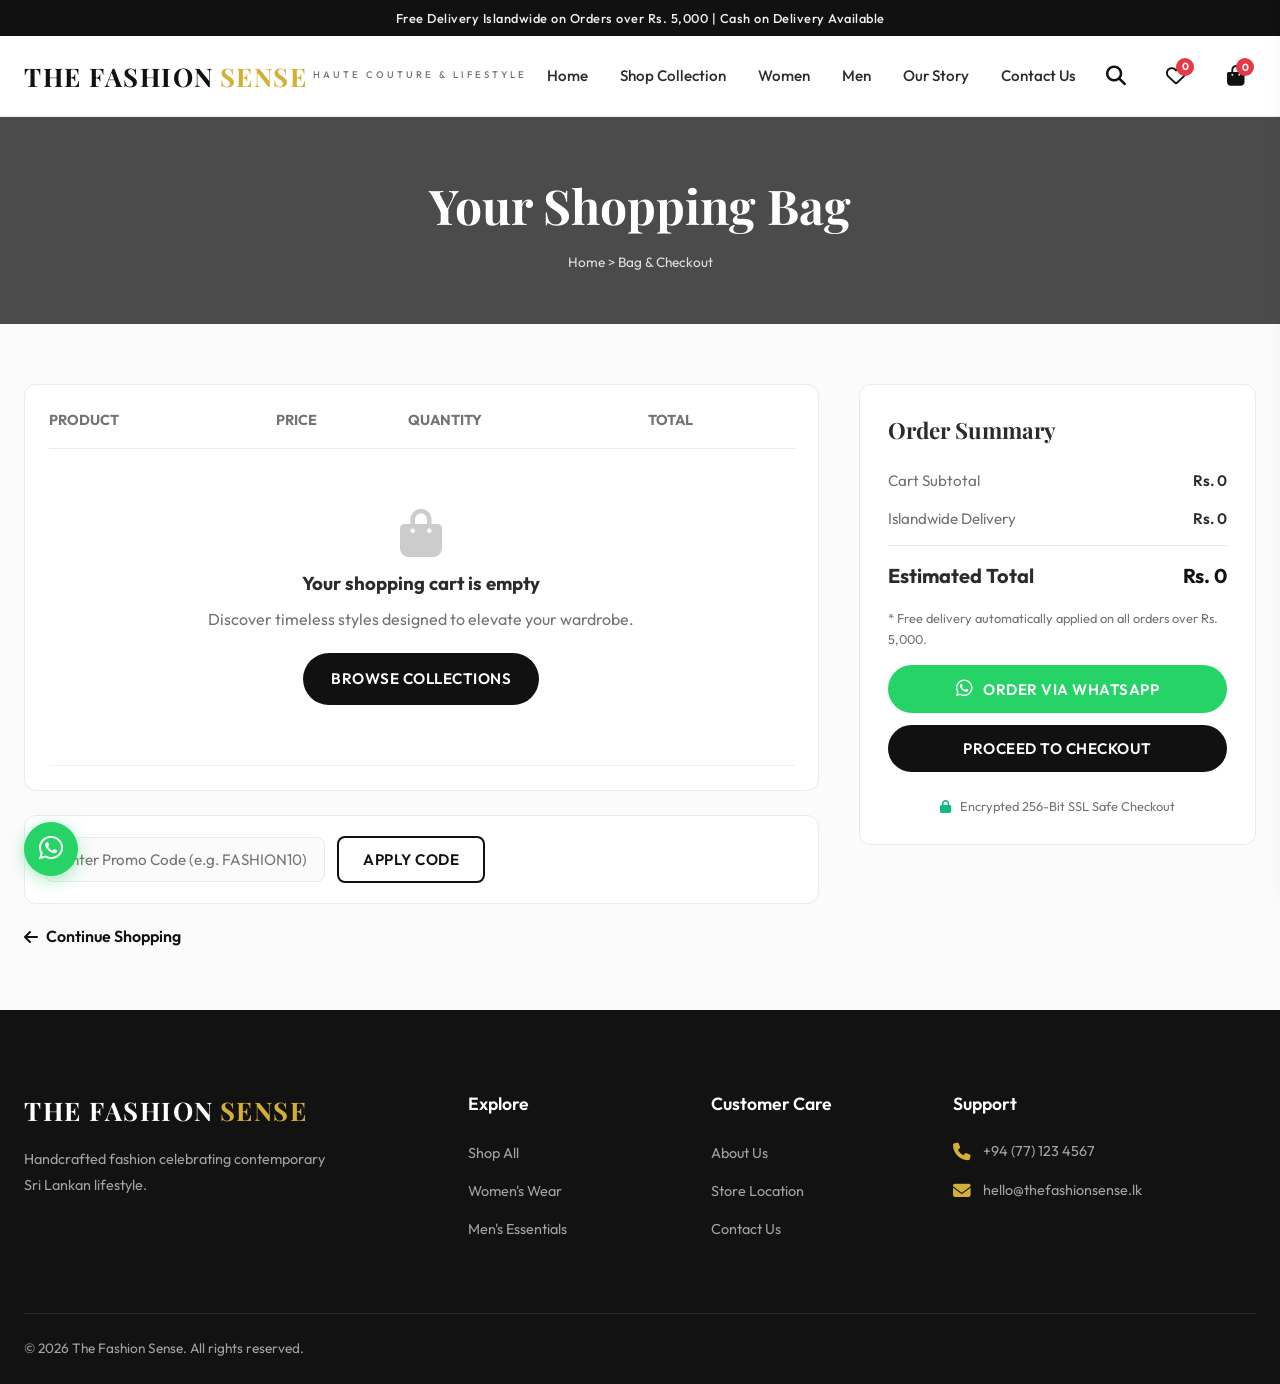
<file: cart.html>
<!DOCTYPE html>
<html lang="en">
<head>
  <meta charset="UTF-8">
  <meta name="viewport" content="width=device-width, initial-scale=1.0">
  <title>Shopping Bag & Checkout - The Fashion Sense</title>
  <meta name="description" content="Review your selected items and complete your purchase securely.">
  
  <link rel="stylesheet" href="https://cdnjs.cloudflare.com/ajax/libs/font-awesome/6.5.1/css/all.min.css">
  <link rel="stylesheet" href="css/style.css">
</head>
<body>

  <!-- Announcement Bar -->
  <div class="announcement-bar">
    <div class="container">
      Free Delivery Islandwide on Orders over Rs. 5,000 | Cash on Delivery Available
    </div>
  </div>

  <!-- Header -->
  <header class="site-header">
    <div class="container header-wrap">
      <button class="mobile-menu-btn" aria-label="Toggle navigation menu">
        <i class="fa-solid fa-bars"></i>
      </button>

      <a href="index.html" class="brand-logo">
        THE FASHION <span>SENSE</span>
        <small>HAUTE COUTURE & LIFESTYLE</small>
      </a>

      <nav class="nav-menu">
        <a href="index.html" class="nav-link">Home</a>
        <a href="shop.html" class="nav-link">Shop Collection</a>
        <a href="shop.html?cat=women" class="nav-link">Women</a>
        <a href="shop.html?cat=men" class="nav-link">Men</a>
        <a href="about.html" class="nav-link">Our Story</a>
        <a href="contact.html" class="nav-link">Contact Us</a>
      </nav>

      <div class="header-actions">
        <a href="shop.html" class="action-btn" title="Search"><i class="fa-solid fa-magnifying-glass"></i></a>
        <a href="shop.html" class="action-btn" title="Wishlist">
          <i class="fa-regular fa-heart"></i>
          <span class="action-badge wishlist-count-badge">0</span>
        </a>
        <button class="action-btn trigger-cart-drawer" title="Shopping Bag">
          <i class="fa-solid fa-bag-shopping"></i>
          <span class="action-badge cart-count-badge">0</span>
        </button>
      </div>
    </div>
  </header>

  <!-- Page Header -->
  <div class="page-header" style="padding: 50px 0;">
    <div class="container">
      <h1 class="page-title">Your Shopping Bag</h1>
      <div class="breadcrumbs">
        <a href="index.html">Home</a> &gt; <span>Bag & Checkout</span>
      </div>
    </div>
  </div>

  <!-- Cart & Checkout Area -->
  <div class="container">
    <div class="cart-page-layout">
      
      <!-- Cart Table -->
      <div>
        <div class="cart-table-card">
          <table class="cart-table">
            <thead>
              <tr>
                <th>Product</th>
                <th>Price</th>
                <th>Quantity</th>
                <th>Total</th>
                <th></th>
              </tr>
            </thead>
            <tbody id="cart-items-table">
              <!-- Rendered dynamically by main.js -->
            </tbody>
          </table>
        </div>

        <!-- Promo Code Box -->
        <div style="margin-top: 24px; background: #fff; padding: 20px; border-radius: var(--border-radius); border: 1px solid var(--border-color); display: flex; gap: 12px; align-items: center; flex-wrap: wrap;">
          <input type="text" id="couponCodeInput" placeholder="Enter Promo Code (e.g. FASHION10)" class="form-control" style="max-width: 280px;">
          <button class="btn btn-secondary" style="padding: 12px 24px; border-radius: 8px;" onclick="applyPromo()">Apply Code</button>
          <span id="couponMsg" style="font-size: 0.85rem; font-weight: 600;"></span>
        </div>

        <div style="margin-top: 20px;">
          <a href="shop.html" style="display: inline-flex; align-items: center; gap: 8px; font-weight: 600; color: var(--primary-color);">
            <i class="fa-solid fa-arrow-left"></i> Continue Shopping
          </a>
        </div>
      </div>

      <!-- Order Summary Card -->
      <div>
        <div class="order-summary-card">
          <h3 style="font-family: var(--font-heading); font-size: 1.4rem; margin-bottom: 20px;">Order Summary</h3>
          
          <div class="summary-row">
            <span style="color: var(--text-muted);">Cart Subtotal</span>
            <span id="cartSubtotal" style="font-weight: 600;">Rs. 0</span>
          </div>

          <div class="summary-row">
            <span style="color: var(--text-muted);">Islandwide Delivery</span>
            <span id="cartShipping" style="font-weight: 600;">Rs. 0</span>
          </div>

          <div class="summary-row summary-total">
            <span>Estimated Total</span>
            <span id="cartTotal" style="color: var(--primary-color);">Rs. 0</span>
          </div>

          <p style="font-size: 0.8rem; color: var(--text-muted); margin: 16px 0;">
            * Free delivery automatically applied on all orders over Rs. 5,000.
          </p>

          <!-- WhatsApp Checkout Button (Most preferred in Sri Lanka) -->
          <button class="btn btn-primary" style="width: 100%; background-color: #25d366; color: #fff; border: none; margin-bottom: 12px;" onclick="checkoutViaWhatsApp()">
            <i class="fa-brands fa-whatsapp" style="font-size: 1.2rem;"></i> Order via WhatsApp
          </button>

          <!-- Standard Modal Checkout Trigger -->
          <button class="btn btn-primary" style="width: 100%;" onclick="openCheckoutModal()">
            Proceed to Checkout
          </button>

          <div style="margin-top: 24px; text-align: center; font-size: 0.8rem; color: var(--text-muted);">
            <i class="fa-solid fa-lock" style="color: #10b981; margin-right: 6px;"></i> Encrypted 256-Bit SSL Safe Checkout
          </div>
        </div>
      </div>

    </div>
  </div>

  <!-- CHECKOUT MODAL FORM -->
  <div class="modal-overlay" id="checkoutFormModal">
    <div style="background: #fff; border-radius: var(--border-radius-lg); max-width: 600px; width: 100%; padding: 36px; max-height: 90vh; overflow-y: auto; position: relative;">
      <button class="close-modal-btn" onclick="document.getElementById('checkoutFormModal').classList.remove('active');"><i class="fa-solid fa-xmark"></i></button>
      
      <h2 style="font-family: var(--font-heading); margin-bottom: 8px;">Delivery Details</h2>
      <p style="font-size: 0.85rem; color: var(--text-muted); margin-bottom: 24px;">Please fill in your recipient info for Cash on Delivery dispatch.</p>

      <form onsubmit="handlePlaceOrder(event)">
        <div class="form-group">
          <label>Full Name *</label>
          <input type="text" required class="form-control" placeholder="e.g. Kasun Fernando">
        </div>
        <div class="form-group">
          <label>Phone Number (WhatsApp preferred) *</label>
          <input type="tel" required class="form-control" placeholder="e.g. 077 123 4567">
        </div>
        <div class="form-group">
          <label>Delivery Address *</label>
          <textarea required class="form-control" rows="3" placeholder="Apartment, Street name, City, District"></textarea>
        </div>
        <div class="form-group">
          <label>Payment Method</label>
          <select class="form-control">
            <option>Cash on Delivery (COD) - Recommended</option>
            <option>Direct Bank Transfer / Slip Upload</option>
            <option>Card / Installments (Koko / Mintpay)</option>
          </select>
        </div>
        <button type="submit" class="btn btn-primary" style="width: 100%; margin-top: 10px;">
          Confirm & Place Order
        </button>
      </form>
    </div>
  </div>

  <!-- Footer -->
  <footer class="site-footer">
    <div class="container">
      <div class="footer-grid">
        <div class="footer-col footer-about">
          <div class="brand-logo" style="color: #fff; margin-bottom: 16px;">
            THE FASHION <span style="color: var(--accent-color);">SENSE</span>
          </div>
          <p>Handcrafted fashion celebrating contemporary Sri Lankan lifestyle.</p>
        </div>
        <div class="footer-col">
          <h4>Explore</h4>
          <ul class="footer-links">
            <li><a href="shop.html">Shop All</a></li>
            <li><a href="shop.html?cat=women">Women's Wear</a></li>
            <li><a href="shop.html?cat=men">Men's Essentials</a></li>
          </ul>
        </div>
        <div class="footer-col">
          <h4>Customer Care</h4>
          <ul class="footer-links">
            <li><a href="about.html">About Us</a></li>
            <li><a href="contact.html">Store Location</a></li>
            <li><a href="contact.html">Contact Us</a></li>
          </ul>
        </div>
        <div class="footer-col footer-contact">
          <h4>Support</h4>
          <ul>
            <li><i class="fa-solid fa-phone"></i> +94 (77) 123 4567</li>
            <li><i class="fa-solid fa-envelope"></i> hello@thefashionsense.lk</li>
          </ul>
        </div>
      </div>
      <div class="footer-bottom">
        <div>&copy; 2026 The Fashion Sense. All rights reserved.</div>
      </div>
    </div>
  </footer>

  <!-- Slide-out Cart Drawer -->
  <div class="cart-drawer-overlay" id="cartOverlay"></div>
  <aside class="cart-drawer" id="cartDrawer">
    <div class="cart-drawer-header">
      <h3>Your Bag (<span class="cart-count-badge">0</span>)</h3>
      <button class="close-drawer-btn" id="closeCartDrawer"><i class="fa-solid fa-xmark"></i></button>
    </div>
    <div class="cart-drawer-body" id="miniCartItems"></div>
    <div class="cart-drawer-footer">
      <div class="cart-subtotal-row">
        <span>Subtotal:</span>
        <span id="miniCartSubtotal">Rs. 0</span>
      </div>
      <div style="display: flex; flex-direction: column; gap: 10px;">
        <a href="cart.html" class="btn btn-primary">View Bag & Checkout</a>
      </div>
    </div>
  </aside>

  <!-- Quick View Modal -->
  <div class="modal-overlay" id="quickViewModal">
    <div class="quickview-card">
      <button class="close-modal-btn" id="closeQuickView"><i class="fa-solid fa-xmark"></i></button>
      <div id="quickViewContent" style="display: contents;"></div>
    </div>
  </div>

  <a href="https://wa.me/94771234567?text=Hello%20The%20Fashion%20Sense!" class="whatsapp-float" target="_blank" title="WhatsApp Chat">
    <i class="fa-brands fa-whatsapp"></i>
  </a>

  <script src="js/products.js"></script>
  <script src="js/main.js"></script>
  <script>
    function openCheckoutModal() {
      if (cart.length === 0) {
        alert("Your bag is empty! Please add some items first.");
        return;
      }
      document.getElementById('checkoutFormModal').classList.add('active');
    }

    function handlePlaceOrder(e) {
      e.preventDefault();
      alert("🎉 Order placed successfully! Our dispatch team will call you to confirm delivery.");
      // Clear cart
      localStorage.removeItem('tfs_cart');
      cart = [];
      window.location.reload();
    }

    function applyPromo() {
      const code = document.getElementById('couponCodeInput').value.trim().toUpperCase();
      const msg = document.getElementById('couponMsg');
      if (code === 'FASHIONSENSE' || code === 'TFSVIP10' || code === 'FASHION10') {
        msg.textContent = 'Coupon Applied: 10% Off!';
        msg.style.color = '#10b981';
      } else {
        msg.textContent = 'Invalid coupon code';
        msg.style.color = '#ef4444';
      }
    }
  </script>
</body>
</html>
</file>
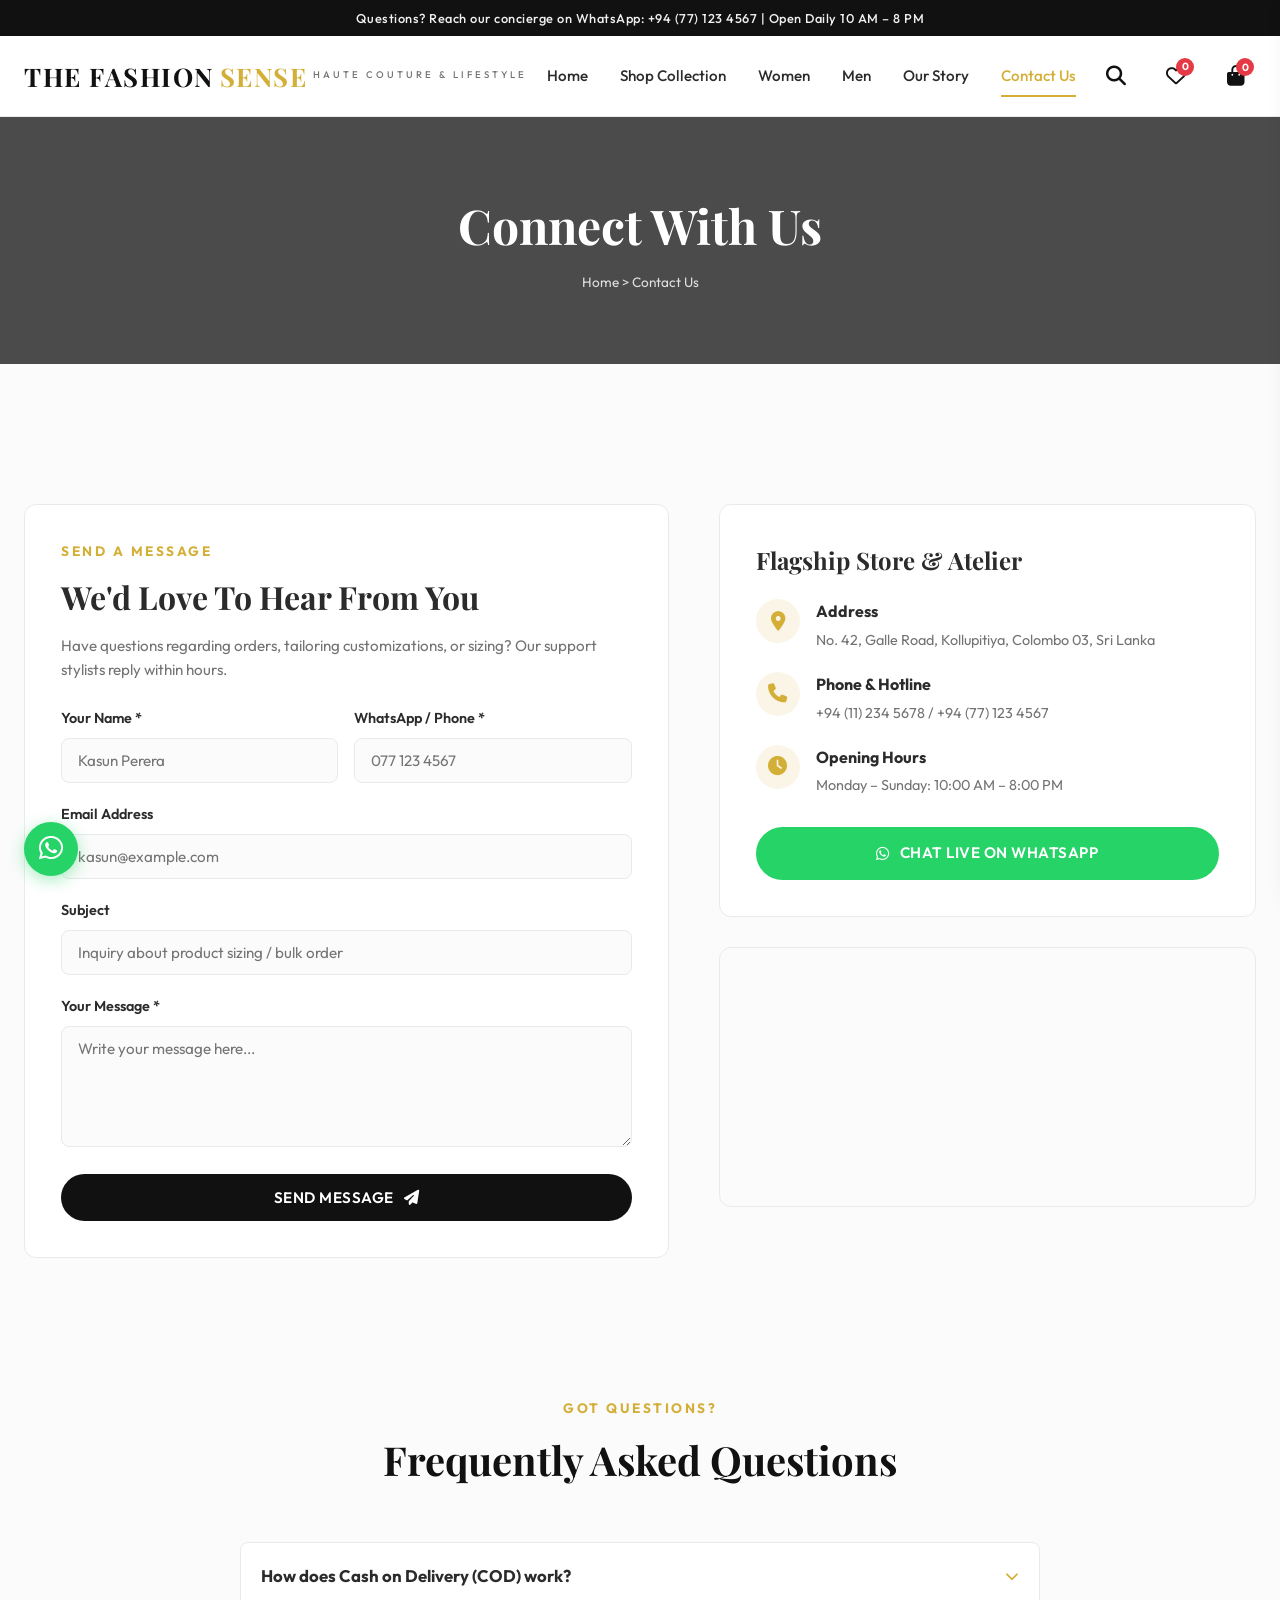
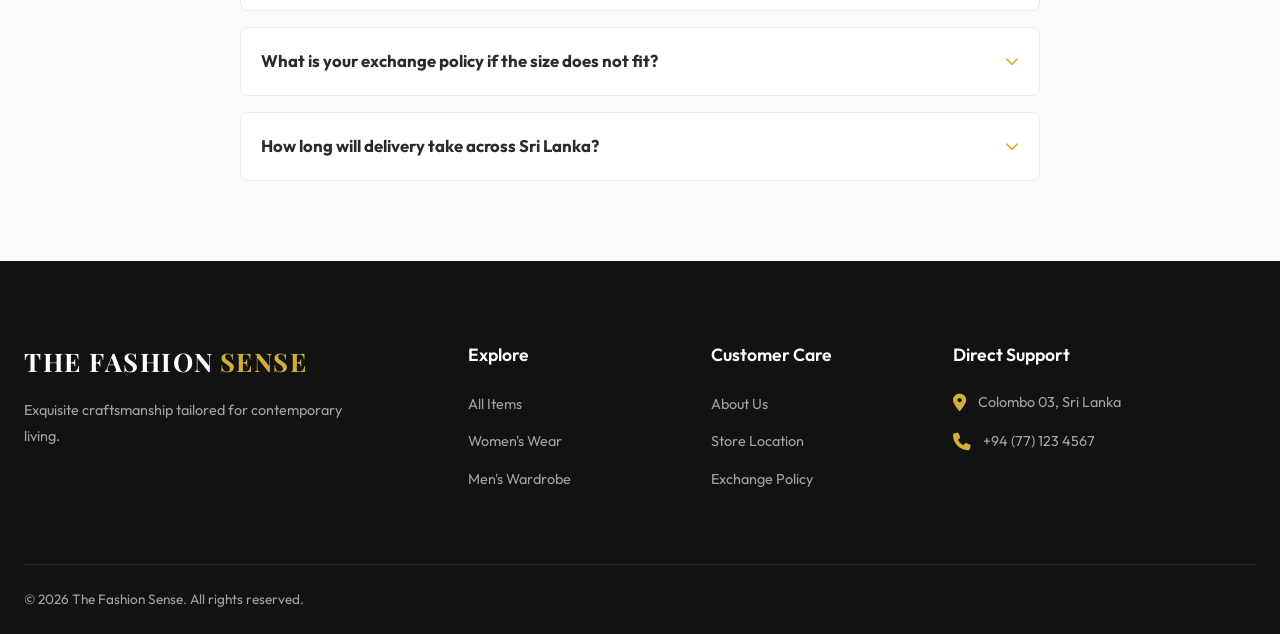
<file: contact.html>
<!DOCTYPE html>
<html lang="en">
<head>
  <meta charset="UTF-8">
  <meta name="viewport" content="width=device-width, initial-scale=1.0">
  <title>Contact Us & Atelier Location - The Fashion Sense</title>
  <meta name="description" content="Get in touch with our customer care team, visit our flagship store in Colombo, or message us on WhatsApp.">
  
  <link rel="stylesheet" href="https://cdnjs.cloudflare.com/ajax/libs/font-awesome/6.5.1/css/all.min.css">
  <link rel="stylesheet" href="css/style.css">
</head>
<body>

  <!-- Announcement Bar -->
  <div class="announcement-bar">
    <div class="container">
      Questions? Reach our concierge on WhatsApp: +94 (77) 123 4567 | Open Daily 10 AM – 8 PM
    </div>
  </div>

  <!-- Header -->
  <header class="site-header">
    <div class="container header-wrap">
      <button class="mobile-menu-btn" aria-label="Toggle navigation menu">
        <i class="fa-solid fa-bars"></i>
      </button>

      <a href="index.html" class="brand-logo">
        THE FASHION <span>SENSE</span>
        <small>HAUTE COUTURE & LIFESTYLE</small>
      </a>

      <nav class="nav-menu">
        <a href="index.html" class="nav-link">Home</a>
        <a href="shop.html" class="nav-link">Shop Collection</a>
        <a href="shop.html?cat=women" class="nav-link">Women</a>
        <a href="shop.html?cat=men" class="nav-link">Men</a>
        <a href="about.html" class="nav-link">Our Story</a>
        <a href="contact.html" class="nav-link active">Contact Us</a>
      </nav>

      <div class="header-actions">
        <a href="shop.html" class="action-btn" title="Search"><i class="fa-solid fa-magnifying-glass"></i></a>
        <a href="shop.html" class="action-btn" title="Wishlist">
          <i class="fa-regular fa-heart"></i>
          <span class="action-badge wishlist-count-badge">0</span>
        </a>
        <button class="action-btn trigger-cart-drawer" title="Shopping Bag">
          <i class="fa-solid fa-bag-shopping"></i>
          <span class="action-badge cart-count-badge">0</span>
        </button>
      </div>
    </div>
  </header>

  <!-- Page Header -->
  <div class="page-header" style="background: linear-gradient(rgba(0,0,0,0.7), rgba(0,0,0,0.7)), url('https://images.unsplash.com/photo-1555529669-e69e7aa0ba9a?q=80&w=1600&auto=format&fit=crop') center/cover;">
    <div class="container">
      <h1 class="page-title">Connect With Us</h1>
      <div class="breadcrumbs">
        <a href="index.html">Home</a> &gt; <span>Contact Us</span>
      </div>
    </div>
  </div>

  <!-- Contact Section -->
  <section class="section">
    <div class="container">
      <div class="contact-layout">
        
        <!-- Contact Form -->
        <div class="contact-form-box">
          <span class="section-subtitle">Send A Message</span>
          <h2 style="font-family: var(--font-heading); font-size: 2rem; margin-bottom: 12px;">We'd Love To Hear From You</h2>
          <p style="color: var(--text-muted); margin-bottom: 24px; font-size: 0.95rem;">Have questions regarding orders, tailoring customizations, or sizing? Our support stylists reply within hours.</p>

          <form onsubmit="event.preventDefault(); alert('Thank you for reaching out! A representative will contact you shortly.'); this.reset();">
            <div style="display: grid; grid-template-columns: 1fr 1fr; gap: 16px;">
              <div class="form-group">
                <label>Your Name *</label>
                <input type="text" required class="form-control" placeholder="Kasun Perera">
              </div>
              <div class="form-group">
                <label>WhatsApp / Phone *</label>
                <input type="tel" required class="form-control" placeholder="077 123 4567">
              </div>
            </div>

            <div class="form-group">
              <label>Email Address</label>
              <input type="email" class="form-control" placeholder="kasun@example.com">
            </div>

            <div class="form-group">
              <label>Subject</label>
              <input type="text" class="form-control" placeholder="Inquiry about product sizing / bulk order">
            </div>

            <div class="form-group">
              <label>Your Message *</label>
              <textarea required class="form-control" rows="5" placeholder="Write your message here..."></textarea>
            </div>

            <button type="submit" class="btn btn-primary" style="width: 100%;">
              Send Message <i class="fa-solid fa-paper-plane"></i>
            </button>
          </form>
        </div>

        <!-- Store & Direct Channels Info -->
        <div>
          <div style="background: #fff; border-radius: var(--border-radius); border: 1px solid var(--border-color); padding: 36px; margin-bottom: 30px;">
            <h3 style="font-family: var(--font-heading); font-size: 1.5rem; margin-bottom: 20px;">Flagship Store & Atelier</h3>
            
            <div style="display: flex; gap: 16px; margin-bottom: 20px;">
              <div style="width: 44px; height: 44px; border-radius: 50%; background: rgba(212,175,55,0.12); color: var(--accent-color); display: flex; align-items: center; justify-content: center; font-size: 1.2rem; flex-shrink: 0;">
                <i class="fa-solid fa-location-dot"></i>
              </div>
              <div>
                <h4 style="font-size: 1rem; margin-bottom: 4px;">Address</h4>
                <p style="color: var(--text-muted); font-size: 0.9rem;">No. 42, Galle Road, Kollupitiya, Colombo 03, Sri Lanka</p>
              </div>
            </div>

            <div style="display: flex; gap: 16px; margin-bottom: 20px;">
              <div style="width: 44px; height: 44px; border-radius: 50%; background: rgba(212,175,55,0.12); color: var(--accent-color); display: flex; align-items: center; justify-content: center; font-size: 1.2rem; flex-shrink: 0;">
                <i class="fa-solid fa-phone"></i>
              </div>
              <div>
                <h4 style="font-size: 1rem; margin-bottom: 4px;">Phone & Hotline</h4>
                <p style="color: var(--text-muted); font-size: 0.9rem;">+94 (11) 234 5678 / +94 (77) 123 4567</p>
              </div>
            </div>

            <div style="display: flex; gap: 16px; margin-bottom: 20px;">
              <div style="width: 44px; height: 44px; border-radius: 50%; background: rgba(212,175,55,0.12); color: var(--accent-color); display: flex; align-items: center; justify-content: center; font-size: 1.2rem; flex-shrink: 0;">
                <i class="fa-solid fa-clock"></i>
              </div>
              <div>
                <h4 style="font-size: 1rem; margin-bottom: 4px;">Opening Hours</h4>
                <p style="color: var(--text-muted); font-size: 0.9rem;">Monday – Sunday: 10:00 AM – 8:00 PM</p>
              </div>
            </div>

            <a href="https://wa.me/94771234567?text=Hi%20The%20Fashion%20Sense,%20I'd%20like%20to%20speak%20with%20a%20stylist" target="_blank" class="btn" style="width: 100%; background: #25d366; color: #fff; margin-top: 10px;">
              <i class="fa-brands fa-whatsapp"></i> Chat Live on WhatsApp
            </a>
          </div>

          <!-- Interactive Colombo Map Frame -->
          <div style="border-radius: var(--border-radius); overflow: hidden; border: 1px solid var(--border-color); height: 260px; position: relative;">
            <iframe 
              src="https://www.google.com/maps/embed?pb=!1m18!1m12!1m3!1d3960.7891787163826!2d79.84967397499645!3d6.91578339308373!2m3!1f0!2f0!3f0!3m2!1i1024!2i768!4f13.1!3m3!1m2!1s0x3ae25941c4115d97%3A0xe5a3637e69f8c679!2sKollupitiya%2C%20Colombo!5e0!3m2!1sen!2slk!4v1700000000000!5m2!1sen!2slk" 
              width="100%" 
              height="100%" 
              style="border:0;" 
              allowfullscreen="" 
              loading="lazy" 
              referrerpolicy="no-referrer-when-downgrade">
            </iframe>
          </div>
        </div>

      </div>

      <!-- FAQ Section -->
      <div id="faq" style="margin-top: 80px;">
        <div class="section-header">
          <span class="section-subtitle">Got Questions?</span>
          <h2 class="section-title">Frequently Asked Questions</h2>
        </div>

        <div style="max-width: 800px; margin: 0 auto; display: flex; flex-direction: column; gap: 16px;">
          <details style="background: #fff; border: 1px solid var(--border-color); border-radius: 8px; padding: 20px; cursor: pointer;">
            <summary style="font-weight: 700; font-size: 1.05rem; list-style: none; display: flex; justify-content: space-between; align-items: center;">
              How does Cash on Delivery (COD) work?
              <i class="fa-solid fa-chevron-down" style="font-size: 0.85rem; color: var(--accent-color);"></i>
            </summary>
            <p style="margin-top: 14px; color: var(--text-muted); font-size: 0.95rem; line-height: 1.7;">
              Simply select Cash on Delivery during checkout. Our courier service delivers the parcel to your doorstep anywhere in Sri Lanka, and you pay cash directly to the courier agent upon receiving your order.
            </p>
          </details>

          <details style="background: #fff; border: 1px solid var(--border-color); border-radius: 8px; padding: 20px; cursor: pointer;">
            <summary style="font-weight: 700; font-size: 1.05rem; list-style: none; display: flex; justify-content: space-between; align-items: center;">
              What is your exchange policy if the size does not fit?
              <i class="fa-solid fa-chevron-down" style="font-size: 0.85rem; color: var(--accent-color);"></i>
            </summary>
            <p style="margin-top: 14px; color: var(--text-muted); font-size: 0.95rem; line-height: 1.7;">
              We offer a 7-day hassle-free exchange! If your garment doesn't fit quite right, WhatsApp us with your order number. Our rider will drop off the replacement size and pick up the exchange piece simultaneously.
            </p>
          </details>

          <details style="background: #fff; border: 1px solid var(--border-color); border-radius: 8px; padding: 20px; cursor: pointer;">
            <summary style="font-weight: 700; font-size: 1.05rem; list-style: none; display: flex; justify-content: space-between; align-items: center;">
              How long will delivery take across Sri Lanka?
              <i class="fa-solid fa-chevron-down" style="font-size: 0.85rem; color: var(--accent-color);"></i>
            </summary>
            <p style="margin-top: 14px; color: var(--text-muted); font-size: 0.95rem; line-height: 1.7;">
              Deliveries within the Western Province (Colombo, Gampaha, Kalutara) take 24–48 hours. Outstation deliveries take 2–3 business days. You will receive tracking SMS updates.
            </p>
          </details>
        </div>
      </div>

    </div>
  </section>

  <!-- Footer -->
  <footer class="site-footer">
    <div class="container">
      <div class="footer-grid">
        <div class="footer-col footer-about">
          <div class="brand-logo" style="color: #fff; margin-bottom: 16px;">
            THE FASHION <span style="color: var(--accent-color);">SENSE</span>
          </div>
          <p>Exquisite craftsmanship tailored for contemporary living.</p>
        </div>
        <div class="footer-col">
          <h4>Explore</h4>
          <ul class="footer-links">
            <li><a href="shop.html">All Items</a></li>
            <li><a href="shop.html?cat=women">Women's Wear</a></li>
            <li><a href="shop.html?cat=men">Men's Wardrobe</a></li>
          </ul>
        </div>
        <div class="footer-col">
          <h4>Customer Care</h4>
          <ul class="footer-links">
            <li><a href="about.html">About Us</a></li>
            <li><a href="contact.html">Store Location</a></li>
            <li><a href="contact.html#faq">Exchange Policy</a></li>
          </ul>
        </div>
        <div class="footer-col footer-contact">
          <h4>Direct Support</h4>
          <ul>
            <li><i class="fa-solid fa-location-dot"></i> Colombo 03, Sri Lanka</li>
            <li><i class="fa-solid fa-phone"></i> +94 (77) 123 4567</li>
          </ul>
        </div>
      </div>
      <div class="footer-bottom">
        <div>&copy; 2026 The Fashion Sense. All rights reserved.</div>
      </div>
    </div>
  </footer>

  <!-- Slide-out Cart Drawer -->
  <div class="cart-drawer-overlay" id="cartOverlay"></div>
  <aside class="cart-drawer" id="cartDrawer">
    <div class="cart-drawer-header">
      <h3>Your Bag (<span class="cart-count-badge">0</span>)</h3>
      <button class="close-drawer-btn" id="closeCartDrawer"><i class="fa-solid fa-xmark"></i></button>
    </div>
    <div class="cart-drawer-body" id="miniCartItems"></div>
    <div class="cart-drawer-footer">
      <div class="cart-subtotal-row">
        <span>Subtotal:</span>
        <span id="miniCartSubtotal">Rs. 0</span>
      </div>
      <div style="display: flex; flex-direction: column; gap: 10px;">
        <a href="cart.html" class="btn btn-primary">View Bag & Checkout</a>
      </div>
    </div>
  </aside>

  <!-- Quick View Modal -->
  <div class="modal-overlay" id="quickViewModal">
    <div class="quickview-card">
      <button class="close-modal-btn" id="closeQuickView"><i class="fa-solid fa-xmark"></i></button>
      <div id="quickViewContent" style="display: contents;"></div>
    </div>
  </div>

  <a href="https://wa.me/94771234567?text=Hello%20The%20Fashion%20Sense!" class="whatsapp-float" target="_blank" title="WhatsApp Chat">
    <i class="fa-brands fa-whatsapp"></i>
  </a>

  <script src="js/products.js"></script>
  <script src="js/main.js"></script>
</body>
</html>
</file>
<file: css/style.css>
/* ==========================================================================
   THE FASHION SENSE - MODERN E-COMMERCE STYLESHEET
   --------------------------------------------------------------------------
   ඔයාට ඕන විදියට Colors, Fonts වෙනස් කරගන්න පහල තියෙන :root variables පාවිච්චි කරන්න!
   (Customize your brand colors, fonts & spacing right below)
   ========================================================================== */

@import url('https://fonts.googleapis.com/css2?family=Outfit:wght@300;400;500;600;700;800&family=Playfair+Display:ital,wght@0,500;0,600;0,700;1,400&display=swap');

:root {
  /* Brand Colors - මෙතනින් පාටවල් වෙනස් කරන්න */
  --primary-color: #111111;         /* Deep Luxury Black */
  --accent-color: #d4af37;          /* Luxury Gold / Champagne */
  --accent-hover: #b89628;
  --secondary-color: #e63946;       /* Sale / Discount Red */
  --bg-light: #fbfbfb;             /* Page Background */
  --bg-white: #ffffff;
  --bg-dark: #121212;              /* Dark Sections / Footer */
  --card-bg: #ffffff;
  --text-main: #2b2b2b;            /* Primary Text */
  --text-muted: #737373;           /* Secondary / Subtitles */
  --border-color: #eaeaea;
  --border-light: #f0f0f0;
  
  /* Typography */
  --font-heading: 'Playfair Display', Georgia, serif;
  --font-body: 'Outfit', -apple-system, BlinkMacSystemFont, 'Segoe UI', Roboto, sans-serif;
  
  /* Layout & Spacing */
  --container-max: 1280px;
  --border-radius-sm: 6px;
  --border-radius: 12px;
  --border-radius-lg: 20px;
  --transition: all 0.3s cubic-bezier(0.25, 0.8, 0.25, 1);
  --shadow-sm: 0 2px 8px rgba(0, 0, 0, 0.04);
  --shadow-md: 0 8px 24px rgba(0, 0, 0, 0.08);
  --shadow-lg: 0 16px 40px rgba(0, 0, 0, 0.12);
  --header-height: 80px;
}

/* Base Reset */
*, *::before, *::after {
  margin: 0;
  padding: 0;
  box-sizing: border-box;
}

html {
  scroll-behavior: smooth;
  font-size: 16px;
}

body {
  font-family: var(--font-body);
  color: var(--text-main);
  background-color: var(--bg-light);
  line-height: 1.6;
  overflow-x: hidden;
  -webkit-font-smoothing: antialiased;
}

a {
  text-decoration: none;
  color: inherit;
  transition: var(--transition);
}

ul, ol {
  list-style: none;
}

img {
  max-width: 100%;
  height: auto;
  display: block;
}

button, input, select, textarea {
  font-family: inherit;
  font-size: inherit;
  border: none;
  outline: none;
}

button {
  cursor: pointer;
  background: none;
  transition: var(--transition);
}

.container {
  max-width: var(--container-max);
  margin: 0 auto;
  padding: 0 24px;
}

/* ==========================================================================
   BUTTONS & BADGES
   ========================================================================== */
.btn {
  display: inline-flex;
  align-items: center;
  justify-content: center;
  gap: 10px;
  padding: 14px 28px;
  border-radius: 50px;
  font-weight: 600;
  font-size: 0.95rem;
  letter-spacing: 0.5px;
  transition: var(--transition);
  text-transform: uppercase;
}

.btn-primary {
  background-color: var(--primary-color);
  color: #fff;
}

.btn-primary:hover {
  background-color: var(--accent-color);
  color: #fff;
  transform: translateY(-2px);
  box-shadow: 0 6px 20px rgba(212, 175, 55, 0.35);
}

.btn-secondary {
  background-color: transparent;
  color: var(--primary-color);
  border: 2px solid var(--primary-color);
}

.btn-secondary:hover {
  background-color: var(--primary-color);
  color: #fff;
  transform: translateY(-2px);
}

.btn-white {
  background-color: #fff;
  color: var(--primary-color);
}

.btn-white:hover {
  background-color: var(--primary-color);
  color: #fff;
  transform: translateY(-2px);
}

.badge {
  display: inline-block;
  padding: 4px 10px;
  border-radius: 4px;
  font-size: 0.72rem;
  font-weight: 700;
  text-transform: uppercase;
  letter-spacing: 0.5px;
}

.badge-new {
  background-color: #10b981;
  color: #fff;
}

.badge-sale {
  background-color: var(--secondary-color);
  color: #fff;
}

.badge-hot {
  background-color: #f59e0b;
  color: #fff;
}

/* ==========================================================================
   TOP NOTIFICATION BAR
   ========================================================================== */
.announcement-bar {
  background-color: var(--primary-color);
  color: #f0f0f0;
  font-size: 0.8rem;
  padding: 8px 0;
  text-align: center;
  font-weight: 500;
  letter-spacing: 0.5px;
}

.announcement-bar span.highlight {
  color: var(--accent-color);
  font-weight: 700;
}

/* ==========================================================================
   NAVBAR
   ========================================================================== */
.site-header {
  position: sticky;
  top: 0;
  z-index: 1000;
  background-color: rgba(255, 255, 255, 0.95);
  backdrop-filter: blur(12px);
  border-bottom: 1px solid var(--border-color);
  transition: var(--transition);
}

.header-wrap {
  display: flex;
  align-items: center;
  justify-content: space-between;
  height: var(--header-height);
}

.brand-logo {
  font-family: var(--font-heading);
  font-size: 1.6rem;
  font-weight: 700;
  color: var(--primary-color);
  letter-spacing: 1.5px;
  text-transform: uppercase;
  display: flex;
  align-items: center;
  gap: 6px;
}

.brand-logo span {
  color: var(--accent-color);
}

.brand-logo small {
  display: block;
  font-family: var(--font-body);
  font-size: 0.6rem;
  letter-spacing: 3px;
  color: var(--text-muted);
  font-weight: 500;
  margin-top: -4px;
}

.nav-menu {
  display: flex;
  align-items: center;
  gap: 32px;
}

.nav-link {
  font-weight: 500;
  font-size: 0.95rem;
  color: var(--text-main);
  position: relative;
  padding: 8px 0;
}

.nav-link::after {
  content: '';
  position: absolute;
  bottom: 0;
  left: 0;
  width: 0%;
  height: 2px;
  background-color: var(--accent-color);
  transition: var(--transition);
}

.nav-link:hover, .nav-link.active {
  color: var(--accent-color);
}

.nav-link:hover::after, .nav-link.active::after {
  width: 100%;
}

.header-actions {
  display: flex;
  align-items: center;
  gap: 20px;
}

.action-btn {
  font-size: 1.25rem;
  color: var(--primary-color);
  position: relative;
  display: flex;
  align-items: center;
  justify-content: center;
  width: 40px;
  height: 40px;
  border-radius: 50%;
  transition: var(--transition);
}

.action-btn:hover {
  background-color: rgba(0, 0, 0, 0.05);
  color: var(--accent-color);
}

.action-badge {
  position: absolute;
  top: 2px;
  right: 2px;
  background-color: var(--secondary-color);
  color: #fff;
  font-size: 0.65rem;
  font-weight: 700;
  width: 18px;
  height: 18px;
  border-radius: 50%;
  display: flex;
  align-items: center;
  justify-content: center;
}

.mobile-menu-btn {
  display: none;
  font-size: 1.5rem;
}

/* ==========================================================================
   HERO BANNER
   ========================================================================== */
.hero {
  position: relative;
  min-height: 85vh;
  display: flex;
  align-items: center;
  background: linear-gradient(to right, rgba(0, 0, 0, 0.65) 0%, rgba(0, 0, 0, 0.2) 100%),
              url('https://images.unsplash.com/photo-1490481651871-ab68de25d43d?q=80&w=1920&auto=format&fit=crop') center/cover no-repeat;
  color: #fff;
}

.hero-content {
  max-width: 650px;
  padding: 60px 0;
}

.hero-subtitle {
  text-transform: uppercase;
  font-size: 0.9rem;
  letter-spacing: 3px;
  color: var(--accent-color);
  font-weight: 700;
  margin-bottom: 16px;
  display: inline-block;
}

.hero-title {
  font-family: var(--font-heading);
  font-size: 4rem;
  line-height: 1.15;
  font-weight: 700;
  margin-bottom: 24px;
}

.hero-desc {
  font-size: 1.15rem;
  color: #e5e5e5;
  margin-bottom: 36px;
  line-height: 1.7;
}

.hero-btns {
  display: flex;
  flex-wrap: wrap;
  gap: 16px;
}

/* ==========================================================================
   FEATURE CARDS (Benefits)
   ========================================================================== */
.features-section {
  padding: 40px 0;
  background-color: #fff;
  border-bottom: 1px solid var(--border-color);
}

.features-grid {
  display: grid;
  grid-template-columns: repeat(4, 1fr);
  gap: 24px;
}

.feature-box {
  display: flex;
  align-items: center;
  gap: 16px;
  padding: 12px;
}

.feature-icon {
  width: 52px;
  height: 52px;
  background: rgba(212, 175, 55, 0.12);
  color: var(--accent-color);
  border-radius: 50%;
  display: flex;
  align-items: center;
  justify-content: center;
  font-size: 1.4rem;
  flex-shrink: 0;
}

.feature-text h4 {
  font-size: 1rem;
  font-weight: 600;
  margin-bottom: 2px;
}

.feature-text p {
  font-size: 0.85rem;
  color: var(--text-muted);
}

/* ==========================================================================
   SECTION HEADERS
   ========================================================================== */
.section {
  padding: 80px 0;
}

.section-header {
  text-align: center;
  max-width: 600px;
  margin: 0 auto 50px;
}

.section-subtitle {
  font-size: 0.85rem;
  text-transform: uppercase;
  letter-spacing: 2.5px;
  color: var(--accent-color);
  font-weight: 700;
  margin-bottom: 8px;
  display: block;
}

.section-title {
  font-family: var(--font-heading);
  font-size: 2.5rem;
  font-weight: 700;
  color: var(--primary-color);
  margin-bottom: 12px;
}

.section-desc {
  color: var(--text-muted);
  font-size: 1rem;
}

/* ==========================================================================
   CATEGORY SHOWCASE
   ========================================================================== */
.category-grid {
  display: grid;
  grid-template-columns: repeat(4, 1fr);
  gap: 24px;
}

.category-card {
  position: relative;
  height: 380px;
  border-radius: var(--border-radius);
  overflow: hidden;
  box-shadow: var(--shadow-sm);
  group: true;
}

.category-card img {
  width: 100%;
  height: 100%;
  object-fit: cover;
  transition: transform 0.6s ease;
}

.category-card:hover img {
  transform: scale(1.08);
}

.category-overlay {
  position: absolute;
  inset: 0;
  background: linear-gradient(to top, rgba(0, 0, 0, 0.85) 0%, rgba(0, 0, 0, 0.1) 60%);
  display: flex;
  flex-direction: column;
  justify-content: flex-end;
  padding: 28px;
  color: #fff;
}

.category-overlay h3 {
  font-family: var(--font-heading);
  font-size: 1.5rem;
  margin-bottom: 6px;
}

.category-overlay p {
  font-size: 0.85rem;
  color: #d1d5db;
  margin-bottom: 14px;
}

.category-link {
  display: inline-flex;
  align-items: center;
  gap: 8px;
  font-size: 0.9rem;
  font-weight: 600;
  color: var(--accent-color);
}

.category-card:hover .category-link {
  text-decoration: underline;
}

/* ==========================================================================
   PRODUCT CARDS & GRIDS
   ========================================================================== */
.product-tabs {
  display: flex;
  justify-content: center;
  gap: 12px;
  margin-bottom: 40px;
  flex-wrap: wrap;
}

.tab-btn {
  padding: 10px 24px;
  border-radius: 30px;
  background-color: #fff;
  border: 1px solid var(--border-color);
  font-size: 0.9rem;
  font-weight: 600;
  color: var(--text-muted);
}

.tab-btn.active, .tab-btn:hover {
  background-color: var(--primary-color);
  color: #fff;
  border-color: var(--primary-color);
}

.products-grid {
  display: grid;
  grid-template-columns: repeat(4, 1fr);
  gap: 28px;
}

.product-card {
  background-color: var(--card-bg);
  border-radius: var(--border-radius);
  border: 1px solid var(--border-color);
  overflow: hidden;
  transition: var(--transition);
  position: relative;
  display: flex;
  flex-direction: column;
}

.product-card:hover {
  transform: translateY(-6px);
  box-shadow: var(--shadow-md);
  border-color: transparent;
}

.product-thumb {
  position: relative;
  height: 320px;
  overflow: hidden;
  background-color: #f5f5f5;
}

.product-thumb img {
  width: 100%;
  height: 100%;
  object-fit: cover;
  transition: transform 0.5s ease;
}

.product-card:hover .product-thumb img {
  transform: scale(1.06);
}

.product-badge-wrap {
  position: absolute;
  top: 14px;
  left: 14px;
  z-index: 2;
  display: flex;
  flex-direction: column;
  gap: 6px;
}

.product-actions-hover {
  position: absolute;
  bottom: -50px;
  left: 0;
  right: 0;
  display: flex;
  justify-content: center;
  gap: 10px;
  padding: 12px;
  background: rgba(255, 255, 255, 0.9);
  backdrop-filter: blur(4px);
  transition: var(--transition);
  z-index: 3;
}

.product-card:hover .product-actions-hover {
  bottom: 0;
}

.card-action-btn {
  width: 40px;
  height: 40px;
  border-radius: 50%;
  background-color: #fff;
  box-shadow: var(--shadow-sm);
  display: flex;
  align-items: center;
  justify-content: center;
  color: var(--primary-color);
  font-size: 1rem;
}

.card-action-btn:hover {
  background-color: var(--primary-color);
  color: #fff;
}

.product-info {
  padding: 20px;
  display: flex;
  flex-direction: column;
  flex-grow: 1;
}

.product-category {
  font-size: 0.75rem;
  text-transform: uppercase;
  color: var(--text-muted);
  letter-spacing: 1px;
  margin-bottom: 6px;
  font-weight: 600;
}

.product-title {
  font-size: 1.05rem;
  font-weight: 600;
  color: var(--primary-color);
  margin-bottom: 8px;
  line-height: 1.4;
}

.product-title a:hover {
  color: var(--accent-color);
}

.product-rating {
  display: flex;
  align-items: center;
  gap: 4px;
  color: #f59e0b;
  font-size: 0.8rem;
  margin-bottom: 12px;
}

.rating-count {
  color: var(--text-muted);
  font-size: 0.75rem;
  margin-left: 4px;
}

.product-bottom {
  margin-top: auto;
  display: flex;
  align-items: center;
  justify-content: space-between;
  padding-top: 12px;
  border-top: 1px solid var(--border-light);
}

.price-wrap {
  display: flex;
  align-items: baseline;
  gap: 8px;
}

.current-price {
  font-size: 1.15rem;
  font-weight: 700;
  color: var(--primary-color);
}

.original-price {
  font-size: 0.85rem;
  color: var(--text-muted);
  text-decoration: line-through;
}

.add-cart-btn {
  padding: 8px 16px;
  border-radius: 20px;
  font-size: 0.82rem;
  font-weight: 600;
  background-color: rgba(17, 17, 17, 0.08);
  color: var(--primary-color);
}

.add-cart-btn:hover {
  background-color: var(--primary-color);
  color: #fff;
}

/* ==========================================================================
   PROMO BANNER / LOOKBOOK
   ========================================================================== */
.promo-banner {
  background: linear-gradient(135deg, #1f1f1f 0%, #0d0d0d 100%);
  color: #fff;
  border-radius: var(--border-radius-lg);
  overflow: hidden;
  margin: 40px 0;
  box-shadow: var(--shadow-lg);
}

.promo-wrap {
  display: grid;
  grid-template-columns: 1fr 1fr;
  align-items: center;
}

.promo-content {
  padding: 60px;
}

.promo-tag {
  color: var(--accent-color);
  font-size: 0.85rem;
  font-weight: 700;
  text-transform: uppercase;
  letter-spacing: 2px;
  margin-bottom: 12px;
  display: inline-block;
}

.promo-title {
  font-family: var(--font-heading);
  font-size: 3rem;
  line-height: 1.2;
  margin-bottom: 18px;
}

.promo-desc {
  color: #b0b0b0;
  font-size: 1rem;
  margin-bottom: 30px;
}

.countdown-box {
  display: flex;
  gap: 16px;
  margin-bottom: 36px;
}

.time-unit {
  background: rgba(255, 255, 255, 0.08);
  border: 1px solid rgba(255, 255, 255, 0.15);
  border-radius: 8px;
  padding: 12px 18px;
  text-align: center;
  min-width: 65px;
}

.time-val {
  font-size: 1.6rem;
  font-weight: 700;
  color: var(--accent-color);
  line-height: 1;
}

.time-label {
  font-size: 0.65rem;
  text-transform: uppercase;
  color: #aaa;
  margin-top: 4px;
  letter-spacing: 1px;
}

.promo-image {
  height: 100%;
  min-height: 480px;
}

.promo-image img {
  width: 100%;
  height: 100%;
  object-fit: cover;
}

/* ==========================================================================
   TESTIMONIALS SECTION
   ========================================================================== */
.testimonials-section {
  background-color: #f7f7f7;
  padding: 80px 0;
}

.reviews-grid {
  display: grid;
  grid-template-columns: repeat(3, 1fr);
  gap: 30px;
}

.review-card {
  background: #fff;
  border-radius: var(--border-radius);
  padding: 32px;
  box-shadow: var(--shadow-sm);
  display: flex;
  flex-direction: column;
}

.review-stars {
  color: #f59e0b;
  font-size: 0.9rem;
  margin-bottom: 16px;
}

.review-text {
  font-style: italic;
  color: var(--text-main);
  font-size: 0.95rem;
  line-height: 1.7;
  margin-bottom: 24px;
}

.reviewer-meta {
  margin-top: auto;
  display: flex;
  align-items: center;
  gap: 14px;
}

.reviewer-img {
  width: 48px;
  height: 48px;
  border-radius: 50%;
  object-fit: cover;
}

.reviewer-name {
  font-weight: 700;
  font-size: 0.95rem;
  color: var(--primary-color);
}

.reviewer-role {
  font-size: 0.8rem;
  color: var(--text-muted);
}

/* ==========================================================================
   NEWSLETTER
   ========================================================================== */
.newsletter-section {
  background-color: var(--primary-color);
  color: #fff;
  padding: 70px 0;
  text-align: center;
}

.newsletter-box {
  max-width: 650px;
  margin: 0 auto;
}

.newsletter-box h2 {
  font-family: var(--font-heading);
  font-size: 2.3rem;
  margin-bottom: 12px;
}

.newsletter-box p {
  color: #ccc;
  margin-bottom: 28px;
}

.newsletter-form {
  display: flex;
  max-width: 500px;
  margin: 0 auto;
  border-radius: 50px;
  overflow: hidden;
  background-color: #fff;
  box-shadow: 0 4px 15px rgba(0, 0, 0, 0.2);
}

.newsletter-form input {
  flex-grow: 1;
  padding: 16px 24px;
  color: var(--primary-color);
  background: transparent;
}

.newsletter-form button {
  background-color: var(--accent-color);
  color: #fff;
  padding: 14px 30px;
  font-weight: 700;
  text-transform: uppercase;
  font-size: 0.85rem;
  letter-spacing: 1px;
}

.newsletter-form button:hover {
  background-color: var(--accent-hover);
}

/* ==========================================================================
   FOOTER
   ========================================================================== */
.site-footer {
  background-color: var(--bg-dark);
  color: #a3a3a3;
  padding-top: 80px;
}

.footer-grid {
  display: grid;
  grid-template-columns: 2fr 1fr 1fr 1.5fr;
  gap: 40px;
  padding-bottom: 60px;
  border-bottom: 1px solid rgba(255, 255, 255, 0.1);
}

.footer-col h4 {
  color: #fff;
  font-size: 1.1rem;
  font-weight: 600;
  margin-bottom: 22px;
  position: relative;
}

.footer-about p {
  font-size: 0.9rem;
  line-height: 1.8;
  margin-bottom: 20px;
  max-width: 320px;
}

.social-links {
  display: flex;
  gap: 12px;
}

.social-link {
  width: 38px;
  height: 38px;
  border-radius: 50%;
  background: rgba(255, 255, 255, 0.08);
  color: #fff;
  display: flex;
  align-items: center;
  justify-content: center;
  font-size: 1rem;
  transition: var(--transition);
}

.social-link:hover {
  background-color: var(--accent-color);
  color: #fff;
  transform: translateY(-3px);
}

.footer-links li {
  margin-bottom: 12px;
}

.footer-links a {
  font-size: 0.9rem;
  color: #a3a3a3;
}

.footer-links a:hover {
  color: var(--accent-color);
  padding-left: 6px;
}

.footer-contact li {
  display: flex;
  align-items: flex-start;
  gap: 12px;
  font-size: 0.9rem;
  margin-bottom: 16px;
}

.footer-contact i {
  color: var(--accent-color);
  font-size: 1.1rem;
  margin-top: 3px;
}

.footer-bottom {
  padding: 24px 0;
  display: flex;
  align-items: center;
  justify-content: space-between;
  font-size: 0.85rem;
}

.payment-methods {
  display: flex;
  gap: 10px;
}

.payment-pill {
  padding: 4px 10px;
  background: rgba(255, 255, 255, 0.08);
  border-radius: 4px;
  font-size: 0.75rem;
  color: #fff;
  font-weight: 600;
}

/* ==========================================================================
   OFFCANVAS CART DRAWER
   ========================================================================== */
.cart-drawer-overlay {
  position: fixed;
  inset: 0;
  background: rgba(0, 0, 0, 0.6);
  z-index: 2000;
  opacity: 0;
  visibility: hidden;
  transition: var(--transition);
}

.cart-drawer-overlay.active {
  opacity: 1;
  visibility: visible;
}

.cart-drawer {
  position: fixed;
  top: 0;
  right: -420px;
  width: 400px;
  max-width: 90vw;
  height: 100vh;
  background: #fff;
  z-index: 2001;
  box-shadow: -6px 0 25px rgba(0, 0, 0, 0.15);
  display: flex;
  flex-direction: column;
  transition: right 0.4s cubic-bezier(0.25, 0.8, 0.25, 1);
}

.cart-drawer.active {
  right: 0;
}

.cart-drawer-header {
  padding: 20px 24px;
  border-bottom: 1px solid var(--border-color);
  display: flex;
  align-items: center;
  justify-content: space-between;
}

.cart-drawer-header h3 {
  font-family: var(--font-heading);
  font-size: 1.25rem;
}

.close-drawer-btn {
  font-size: 1.4rem;
  color: var(--text-muted);
}

.close-drawer-btn:hover {
  color: var(--primary-color);
}

.cart-drawer-body {
  flex-grow: 1;
  overflow-y: auto;
  padding: 24px;
}

.cart-empty-state {
  text-align: center;
  padding: 40px 10px;
  color: var(--text-muted);
}

.cart-empty-state i {
  font-size: 3.5rem;
  color: #d1d5db;
  margin-bottom: 16px;
}

.cart-item {
  display: flex;
  gap: 14px;
  padding-bottom: 18px;
  margin-bottom: 18px;
  border-bottom: 1px solid var(--border-light);
}

.cart-item-img {
  width: 70px;
  height: 85px;
  border-radius: 6px;
  object-fit: cover;
  flex-shrink: 0;
}

.cart-item-details {
  flex-grow: 1;
}

.cart-item-title {
  font-weight: 600;
  font-size: 0.9rem;
  margin-bottom: 4px;
}

.cart-item-variant {
  font-size: 0.75rem;
  color: var(--text-muted);
  margin-bottom: 8px;
}

.cart-item-price {
  font-weight: 700;
  font-size: 0.9rem;
  color: var(--primary-color);
}

.cart-item-controls {
  display: flex;
  align-items: center;
  justify-content: space-between;
  margin-top: 8px;
}

.qty-stepper {
  display: inline-flex;
  align-items: center;
  border: 1px solid var(--border-color);
  border-radius: 4px;
}

.qty-stepper button {
  padding: 2px 8px;
  font-size: 0.85rem;
}

.qty-stepper span {
  padding: 0 8px;
  font-size: 0.85rem;
  font-weight: 600;
}

.remove-cart-item {
  color: #ef4444;
  font-size: 0.8rem;
}

.cart-drawer-footer {
  padding: 20px 24px;
  border-top: 1px solid var(--border-color);
  background-color: #fafafa;
}

.cart-subtotal-row {
  display: flex;
  justify-content: space-between;
  font-size: 1.05rem;
  font-weight: 700;
  margin-bottom: 16px;
}

.cart-drawer-footer .btn {
  width: 100%;
}

/* ==========================================================================
   QUICK VIEW MODAL
   ========================================================================== */
.modal-overlay {
  position: fixed;
  inset: 0;
  background: rgba(0, 0, 0, 0.7);
  z-index: 2100;
  display: flex;
  align-items: center;
  justify-content: center;
  padding: 20px;
  opacity: 0;
  visibility: hidden;
  transition: var(--transition);
}

.modal-overlay.active {
  opacity: 1;
  visibility: visible;
}

.quickview-card {
  background: #fff;
  border-radius: var(--border-radius-lg);
  max-width: 850px;
  width: 100%;
  max-height: 90vh;
  overflow-y: auto;
  position: relative;
  box-shadow: var(--shadow-lg);
  display: grid;
  grid-template-columns: 1fr 1.2fr;
  gap: 30px;
  padding: 30px;
}

.close-modal-btn {
  position: absolute;
  top: 16px;
  right: 16px;
  font-size: 1.5rem;
  color: var(--text-muted);
  z-index: 10;
}

.quickview-img {
  width: 100%;
  height: 420px;
  border-radius: var(--border-radius);
  object-fit: cover;
}

/* ==========================================================================
   TOAST NOTIFICATION
   ========================================================================== */
.toast-notice {
  position: fixed;
  bottom: 24px;
  right: 24px;
  background-color: var(--primary-color);
  color: #fff;
  padding: 14px 22px;
  border-radius: 8px;
  box-shadow: var(--shadow-lg);
  display: flex;
  align-items: center;
  gap: 12px;
  font-size: 0.9rem;
  z-index: 9999;
  transform: translateY(100px);
  opacity: 0;
  transition: all 0.3s ease;
}

.toast-notice.show {
  transform: translateY(0);
  opacity: 1;
}

.toast-notice i {
  color: #10b981;
  font-size: 1.2rem;
}

/* ==========================================================================
   SHOP / CATALOG PAGE STYLES
   ========================================================================== */
.page-header {
  background: linear-gradient(rgba(0, 0, 0, 0.7), rgba(0, 0, 0, 0.7)),
              url('https://images.unsplash.com/photo-1441986300917-64674bd600d8?q=80&w=1600&auto=format&fit=crop') center/cover;
  color: #fff;
  padding: 70px 0;
  text-align: center;
}

.page-title {
  font-family: var(--font-heading);
  font-size: 3rem;
  margin-bottom: 8px;
}

.breadcrumbs {
  font-size: 0.85rem;
  color: #e0e0e0;
}

.breadcrumbs a:hover {
  color: var(--accent-color);
}

.shop-layout {
  display: grid;
  grid-template-columns: 260px 1fr;
  gap: 40px;
  padding: 60px 0;
}

.filter-sidebar {
  background: #fff;
  padding: 24px;
  border-radius: var(--border-radius);
  border: 1px solid var(--border-color);
  height: fit-content;
}

.filter-group {
  margin-bottom: 28px;
  padding-bottom: 20px;
  border-bottom: 1px solid var(--border-light);
}

.filter-group:last-child {
  border-bottom: none;
  margin-bottom: 0;
}

.filter-title {
  font-size: 1rem;
  font-weight: 700;
  margin-bottom: 14px;
}

.filter-list li {
  margin-bottom: 8px;
}

.filter-label {
  display: flex;
  align-items: center;
  justify-content: space-between;
  font-size: 0.9rem;
  cursor: pointer;
}

.filter-label input {
  margin-right: 10px;
  accent-color: var(--accent-color);
}

.size-boxes {
  display: flex;
  flex-wrap: wrap;
  gap: 8px;
}

.size-btn {
  width: 40px;
  height: 40px;
  border: 1px solid var(--border-color);
  border-radius: 6px;
  font-size: 0.85rem;
  font-weight: 600;
}

.size-btn:hover, .size-btn.active {
  background-color: var(--primary-color);
  color: #fff;
  border-color: var(--primary-color);
}

.shop-top-bar {
  display: flex;
  justify-content: space-between;
  align-items: center;
  margin-bottom: 24px;
  background: #fff;
  padding: 16px 20px;
  border-radius: var(--border-radius);
  border: 1px solid var(--border-color);
}

.sort-select {
  padding: 8px 14px;
  border: 1px solid var(--border-color);
  border-radius: 6px;
  background: #fff;
  color: var(--text-main);
  font-size: 0.9rem;
}

/* ==========================================================================
   PRODUCT DETAIL PAGE
   ========================================================================== */
.product-detail-layout {
  display: grid;
  grid-template-columns: 1fr 1fr;
  gap: 50px;
  padding: 50px 0;
}

.gallery-main {
  height: 540px;
  border-radius: var(--border-radius);
  overflow: hidden;
  margin-bottom: 16px;
  border: 1px solid var(--border-color);
}

.gallery-main img {
  width: 100%;
  height: 100%;
  object-fit: cover;
}

.gallery-thumbs {
  display: flex;
  gap: 12px;
}

.thumb-item {
  width: 80px;
  height: 80px;
  border-radius: 8px;
  overflow: hidden;
  border: 2px solid transparent;
  cursor: pointer;
}

.thumb-item.active {
  border-color: var(--accent-color);
}

.thumb-item img {
  width: 100%;
  height: 100%;
  object-fit: cover;
}

.detail-info h1 {
  font-family: var(--font-heading);
  font-size: 2.3rem;
  margin-bottom: 12px;
}

.detail-price {
  font-size: 1.8rem;
  font-weight: 700;
  color: var(--primary-color);
  margin-bottom: 16px;
  display: flex;
  align-items: center;
  gap: 12px;
}

.detail-desc {
  color: var(--text-muted);
  line-height: 1.7;
  margin-bottom: 24px;
}

.selector-label {
  font-weight: 600;
  font-size: 0.9rem;
  margin-bottom: 10px;
  display: block;
}

.color-options {
  display: flex;
  gap: 10px;
  margin-bottom: 24px;
}

.color-swatch {
  width: 32px;
  height: 32px;
  border-radius: 50%;
  border: 2px solid #fff;
  outline: 2px solid transparent;
  cursor: pointer;
}

.color-swatch.active {
  outline-color: var(--primary-color);
}

.qty-action-row {
  display: flex;
  gap: 16px;
  margin: 30px 0;
}

.detail-qty-stepper {
  display: flex;
  align-items: center;
  border: 2px solid var(--border-color);
  border-radius: 50px;
  padding: 4px 12px;
}

.detail-qty-stepper button {
  font-size: 1.2rem;
  padding: 4px 10px;
}

.detail-qty-stepper input {
  width: 45px;
  text-align: center;
  font-weight: 700;
}

/* ==========================================================================
   CART & CHECKOUT PAGE
   ========================================================================== */
.cart-page-layout {
  display: grid;
  grid-template-columns: 2fr 1fr;
  gap: 40px;
  padding: 60px 0;
}

.cart-table-card {
  background: #fff;
  border-radius: var(--border-radius);
  border: 1px solid var(--border-color);
  padding: 24px;
}

.cart-table {
  width: 100%;
  border-collapse: collapse;
}

.cart-table th {
  text-align: left;
  padding-bottom: 16px;
  border-bottom: 1px solid var(--border-color);
  font-size: 0.9rem;
  text-transform: uppercase;
  color: var(--text-muted);
}

.cart-table td {
  padding: 20px 0;
  border-bottom: 1px solid var(--border-light);
  vertical-align: middle;
}

.order-summary-card {
  background: #fff;
  border-radius: var(--border-radius);
  border: 1px solid var(--border-color);
  padding: 28px;
  height: fit-content;
}

.summary-row {
  display: flex;
  justify-content: space-between;
  margin-bottom: 14px;
  font-size: 0.95rem;
}

.summary-total {
  font-size: 1.25rem;
  font-weight: 700;
  border-top: 1px solid var(--border-color);
  padding-top: 14px;
  margin-top: 14px;
}

/* ==========================================================================
   ABOUT & CONTACT PAGES
   ========================================================================== */
.about-story {
  display: grid;
  grid-template-columns: 1fr 1fr;
  gap: 50px;
  align-items: center;
  padding: 60px 0;
}

.stats-grid {
  display: grid;
  grid-template-columns: repeat(4, 1fr);
  gap: 20px;
  background-color: var(--primary-color);
  color: #fff;
  padding: 50px 30px;
  border-radius: var(--border-radius-lg);
  text-align: center;
  margin: 40px 0;
}

.stat-num {
  font-size: 2.8rem;
  font-weight: 700;
  color: var(--accent-color);
  font-family: var(--font-heading);
}

.stat-label {
  font-size: 0.9rem;
  color: #ccc;
  margin-top: 4px;
}

.contact-layout {
  display: grid;
  grid-template-columns: 1.2fr 1fr;
  gap: 50px;
  padding: 60px 0;
}

.contact-form-box {
  background: #fff;
  padding: 36px;
  border-radius: var(--border-radius);
  border: 1px solid var(--border-color);
}

.form-group {
  margin-bottom: 20px;
}

.form-group label {
  display: block;
  font-weight: 600;
  font-size: 0.9rem;
  margin-bottom: 8px;
}

.form-control {
  width: 100%;
  padding: 12px 16px;
  border: 1px solid var(--border-color);
  border-radius: 8px;
  font-size: 0.95rem;
  background-color: #fbfbfb;
}

.form-control:focus {
  border-color: var(--accent-color);
  background-color: #fff;
}

/* ==========================================================================
   WHATSAPP FLOATING BUTTON
   ========================================================================== */
.whatsapp-float {
  position: fixed;
  bottom: 24px;
  left: 24px;
  background-color: #25d366;
  color: #fff;
  width: 54px;
  height: 54px;
  border-radius: 50%;
  display: flex;
  align-items: center;
  justify-content: center;
  font-size: 1.7rem;
  box-shadow: 0 4px 16px rgba(37, 211, 102, 0.4);
  z-index: 1000;
  transition: var(--transition);
}

.whatsapp-float:hover {
  transform: scale(1.1);
  color: #fff;
}

/* ==========================================================================
   RESPONSIVE DESIGN (Mobile & Tablet)
   ========================================================================== */
@media (max-width: 1024px) {
  .products-grid {
    grid-template-columns: repeat(3, 1fr);
  }
  .category-grid {
    grid-template-columns: repeat(2, 1fr);
  }
  .features-grid {
    grid-template-columns: repeat(2, 1fr);
  }
  .footer-grid {
    grid-template-columns: repeat(2, 1fr);
  }
  .shop-layout {
    grid-template-columns: 1fr;
  }
}

@media (max-width: 768px) {
  .nav-menu {
    position: fixed;
    top: var(--header-height);
    left: -100%;
    width: 280px;
    height: calc(100vh - var(--header-height));
    background: #fff;
    flex-direction: column;
    align-items: flex-start;
    padding: 30px 24px;
    box-shadow: var(--shadow-lg);
    transition: left 0.3s ease;
    z-index: 999;
  }
  .nav-menu.active {
    left: 0;
  }
  .mobile-menu-btn {
    display: block;
  }
  .hero-title {
    font-size: 2.6rem;
  }
  .products-grid {
    grid-template-columns: repeat(2, 1fr);
    gap: 16px;
  }
  .product-thumb {
    height: 240px;
  }
  .promo-wrap {
    grid-template-columns: 1fr;
  }
  .promo-image {
    min-height: 300px;
  }
  .reviews-grid {
    grid-template-columns: 1fr;
  }
  .product-detail-layout, .cart-page-layout, .about-story, .contact-layout {
    grid-template-columns: 1fr;
  }
  .quickview-card {
    grid-template-columns: 1fr;
  }
  .stats-grid {
    grid-template-columns: repeat(2, 1fr);
  }
}

@media (max-width: 480px) {
  .products-grid {
    grid-template-columns: 1fr;
  }
  .features-grid {
    grid-template-columns: 1fr;
  }
  .footer-grid {
    grid-template-columns: 1fr;
  }
}
</file>
